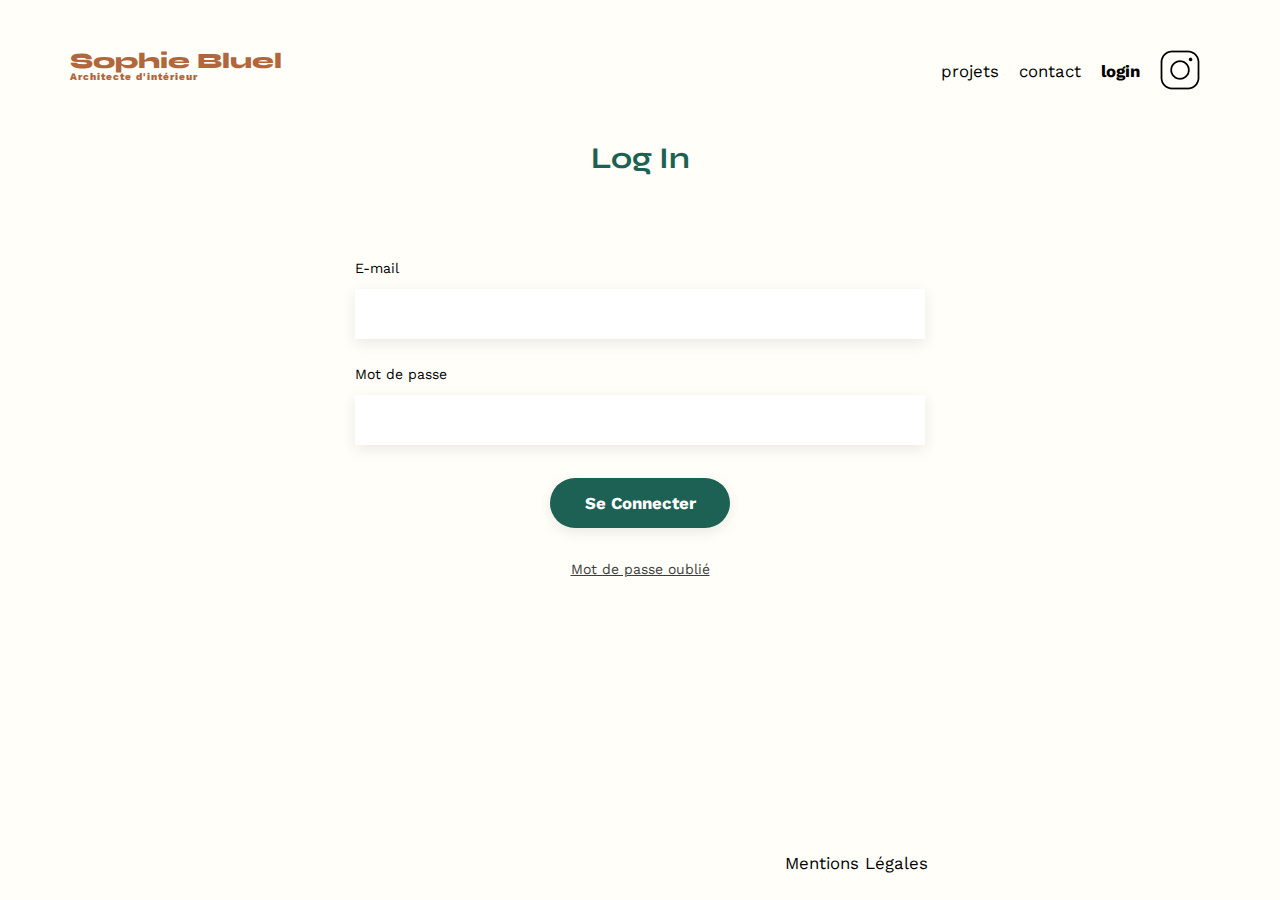
<file: FrontEnd/login.html>
<!DOCTYPE html>
<html lang="fr">
<head>
	<meta charset="UTF-8">
	<title>Sophie Bluel - Architecte d'intérieur</title>
	<meta name="viewport" content="width=device-width, initial-scale=1.0">
	<link rel="preconnect" href="https://fonts.googleapis.com">
	<link rel="preconnect" href="https://fonts.gstatic.com" crossorigin>
	<link href="https://fonts.googleapis.com/css2?family=Syne:wght@700;800&family=Work+Sans&display=swap" rel="stylesheet">
	<meta name="description" content="">
	<link rel="stylesheet" href="./assets/css/style.css">
	<script src="./assets/js/login.js" defer></script>
</head>
<body>
    <header>
        <h1>Sophie Bluel <span>Architecte d'intérieur</span></h1>
        <nav>
            <ul>
                <li><a href="./index.html">projets</a></li>
                <li>contact</li>
                <li class="strong">login</li>
                <li><img src="./assets/icons/instagram.png" alt="Instagram"></li>
            </ul>
        </nav>
    </header>
    <section id="log-in">
        <h2>Log In <br><span id="error-message" class="display-none">E-mail ou mot de passe incorrect</span></h2>
        <form id="log-in_form" method="post">
            <label for="email">E-mail</label>
            <input class="input-box" id="email" type="email">
            <label for="password">Mot de passe</label>
            <input class="input-box" id="password" type="password">
            <input type="submit" action="" value="Se Connecter" id="submit-button">
            <a href="#">Mot de passe oublié</a>
        </form>
    </section>
    <footer class="footer-absolute">
        <nav>
            <ul>
                <li>Mentions Légales</li>
            </ul>
        </nav>
    </footer>
</body>
</html>
</file>
<file: FrontEnd/assets/css/style.css>
/* http://meyerweb.com/eric/tools/css/reset/
   v2.0 | 20110126
   License: none (public domain)
*/

html, body, div, span, applet, object, iframe,
h1, h2, h3, h4, h5, h6, p, blockquote, pre,
a, abbr, acronym, address, big, cite, code,
del, dfn, em, img, ins, kbd, q, s, samp,
small, strike, strong, sub, sup, tt, var,
b, u, i, center,
dl, dt, dd, ol, ul, li,
fieldset, form, label, legend,
table, caption, tbody, tfoot, thead, tr, th, td,
article, aside, canvas, details, embed,
figure, figcaption, footer, header, hgroup,
menu, nav, output, ruby, section, summary,
time, mark, audio, video {
	margin: 0;
	padding: 0;
	border: 0;
	font-size: 100%;
	font: inherit;
	vertical-align: baseline;
}
/* HTML5 display-role reset for older browsers */
article, aside, details, figcaption, figure,
footer, header, hgroup, menu, nav, section {
	display: block;
}
body {
	line-height: 1;
}
ol, ul {
	list-style: none;
}
blockquote, q {
	quotes: none;
}
blockquote:before, blockquote:after,
q:before, q:after {
	content: '';
	content: none;
}
table {
	border-collapse: collapse;
	border-spacing: 0;
}
button {
	border: none;
}
/** end reset css**/
body {
	max-width: 1140px;
	margin:auto;
	font-family: 'Work Sans' ;
	font-size: 14px;
	background: #FFFEF8;
}
header {
	display: flex;
	justify-content: space-between;
	margin: 50px 0
}
section {
	margin: 50px 0
}

h1{
	display: flex;
	flex-direction: column;
	font-family: 'Syne';
	font-size: 22px;
	font-weight: 800;
	color: #B1663C
}

h1 > span {
	font-family: 'Work Sans';
	font-size:10px;
	letter-spacing: 0.1em;
;
}

h2{
	font-family: 'Syne';
	font-weight: 700;
	font-size: 30px;
	color: #1D6154
}
nav ul {
	display: flex;
	align-items: center;
	list-style-type: none;

}
nav li {
	padding: 0 10px;
	font-size: 1.2em;
	cursor: pointer;
}
nav .strong {
	font-weight: 700;
}
nav li a {
	text-decoration: none;
	color: inherit;
}
li:hover {
	color: #B1663C;
}
#introduction {
	display: flex;
	align-items: center;
}
#introduction figure {
	flex: 1
}
#introduction img {
	display: block;
	margin: auto;
	width: 80%;
}

#introduction article {
	flex: 1
}
#introduction h2 {
	margin-bottom: 1em;
}

#introduction p {
	margin-bottom: 0.5em;
}
#portfolio h2 {
	text-align: center;
	margin-bottom: 1em;
}
.gallery {
	width: 100%;
	display: grid;
	grid-template-columns: 1fr 1fr 1fr;
	grid-column-gap: 20px;
	grid-row-gap: 20px;
}
/* Début de ma participation au CSS */
#filtres {
	display: flex;
	flex-direction: row;
	justify-content: center;
	gap: 10px;
	margin-bottom: 30px;
}
#filtres button {
	font-family: 'Syne';
	padding: 10px 15px;
	color: #1D6154;
	background-color: transparent;
	border: 1px solid #1D6154;
	border-radius: 30px;
	cursor: pointer;
	user-select: none;
	transition: all 0.3s ease-out;
}
#filtres button:hover {
	background-color: #1D6154;
	color: white;
}
.footer-absolute {
	position: absolute;
	bottom: 0;
	width: 70%;
}
/*ajout de la classe aux boutons*/
#filtres .button-highlight {
	background-color: #1D6154;
	color: white;
	pointer-events: none;
}
.display-none {
	display: none;
}
/*message d'erreur sur la login page */
#error-message {
	display: inline-block;
	font-family: 'Work Sans';
	font-size: 18px;
	font-weight: 700;
	color: red;
	transform: translateY(0);
	opacity: 0;
}
.message-appear {
	animation: messageAppear 0.3s ease-out forwards;
}
@keyframes messageAppear {
	from {
		transform: translateY(0);
		opacity: 0;
	}
	to {
		transform: translateY(40px);
		opacity: 1;
	}
}
.box-wrong {
	animation: boxWrong 0.3s linear forwards;
	transition: all 0.3s linear;
}
@keyframes boxWrong {
	0% {
		transform: translateX(0);
		color: red;
	}
	20% {
		transform: translateX(-10px);
	}
	40% {
		transform: translateX(10px);
	}
	60% {
		transform: translateX(-10px);
	}
	80% {
		transform: translateX(10px);
	}
	100% {
		transform: translateX(0px);
		color: red;
	}
}

/* Place à la modale */
.modal-button {
	position: absolute;
	display: none;
	transform: translateX(50px);
}
.modal-button__link {
	text-decoration: none;
	color: black;
	font-family: 'Work Sans';
	font-weight: 100;
	font-size: 18px;
}
.modal-button__link:hover {
	text-decoration: underline;
	text-underline-offset: 3px;
}

.modal-container {
	visibility: hidden;
	position: fixed;
	z-index: 2;
	top: 0;
	left: 0;
	height: 100vh;
	width: 100vw;
	background: rgba(0, 0, 0, 0.3);
}
.modal-container__back {
	position: absolute;
	z-index: 0;
	height: 100%;
	width: 100%;
}
#modal {
	display: flex;
	flex-direction: row;
	justify-content: flex-start;
	align-items: center;
	position: relative;
	margin: auto;
	z-index: 3;
	margin-top: 80px;
	height: 70%;
	min-height: 400px;
	width: 600px;
	background: white;
	border-radius: 10px;
	overflow: hidden;
}
#modal h2 {
	font-family: 'Work Sans';
	color: #000;
}
.modal__cross {
	display: block;
	position: absolute;
	z-index: 4;
	height: 30px;
	width: 30px;
	top: 10px;
	right: 10px;
	cursor: pointer;
	transition: scale 0.2s ease-out;
}
.modal__cross:hover {
	scale: 1.2;
}
/* Première partie de la modale */
#modal__pics-section {
	display: flex;
	flex-direction: column;
	justify-content: space-between;
	align-items: center;
	position: absolute;
	box-sizing: border-box;
	padding: 60px 100px 45px 100px;
	height: 100%;
	width: 600px;
	transition: transform 0.3s ease-out;
}
.modal-move-left {
	transform: translateX(-600px);
}
#modal__image-container {
	display: flex;
	flex-wrap: wrap;
	margin-top: 20px;
	gap: 17px;
	justify-content: flex-start;
	align-items: flex-start;
	padding-left: 20px;
	overflow: auto;
	height: 400px;
}
.modal__image-wrapper {
	position: relative;
	height: 25%;
}
.modal__delete-button {
	position: absolute;
	background: black;
	border-radius: 2px;
	height: 20px;
	width: 20px;
	top: 3px;
	right: 3px;
	cursor: pointer;
	transition: scale 0.2s ease-out;
}
.modal__delete-button:hover {
	scale: 1.2;
}
.modal__delete-button svg {
	scale: 1.3;
	position: absolute;
	top: 5px;
	left: 5px;
}
#modal__image-container img {
	height: 100%;
	object-fit: contain;
}
.modal__separator {
	width: 100%;
	height: 2px;
	background: #B3B3B3;
}
.modal__addpic-button {
	display: flex;
	align-items: center;
	justify-content: center;
	font-family: 'Syne';
	font-weight: 700;
	color: white;
	background-color: #1D6154;
	width: 180px;
	padding: 18px 10px 18px 10px;
	margin : auto ;
	border-radius: 60px ;
	cursor: pointer;
}
/* Deuxième partie de la modale */
#modal__addpic-section {
	display: flex;
	flex-direction: column;
	align-items: center;
	position: absolute;
	box-sizing: border-box;
	padding: 60px 100px 45px 100px;
	height: 100%;
	width: 600px;
	left: 600px;
	top: 0;
}
.modal__arrow-back {
	position: absolute;
	scale: 0.8;
	top: 10px;
	left: 10px;
	transition: scale 0.2s ease-out;
}
.modal__arrow-back:hover {
	scale: 1;
}
.form-add-work {
box-sizing: border-box;
width: 100%;
display: flex;
flex-direction: column;
justify-content: space-between;
align-items: flex-start;
}
.form-pic-section {
	position: relative;
	display: flex;
	flex-direction: column;
	justify-content: center;
	align-items: center;
	gap: 10px;
	height: 170px;
	width: 100%;
	background: #E8F1F6;
	margin: 30px 0 20px 0;
}
#chosen-pic {
	position: absolute;
	height: 100%;
}
#choose-pic {
	position: absolute;
	height: 100%;
	width: 100%;
	appearance: none;
	opacity: 0;
}
.input-file-label {
	position: relative;
	display: flex;
	flex-direction: column;
	justify-content: center;
	align-items: center;
	width: 180px;
	padding: 10px 0;
	border-radius: 50px;
	background: #CBD6DC;
	color: #306685;
	font-weight: 700;
}
.input-label-hidden {
	position: absolute;
	opacity: 0;
	z-index: 6;
	top: 0;
	left: 0;
	height: 100%;
	width: 100%;
}
.form-add-work input, .form-add-work select {
	appearance: none;
	position: relative;
	width: 100%;
	padding: 15px;
	margin: 10px 0 20px 0;
	box-shadow: 0px 4px 14px rgba(0, 0, 0, 0.09);
	box-sizing: border-box;
	border: none;
	font-family: 'Work Sans';
	font-size: 16px;
}
.svg-container {
	position: relative;
	width: 100%;
}
.select-svg {
	position: absolute;
	z-index: 5;
	bottom: 35px;
	right: 15px;
}




.gallery img {
	width: 100%;
}
#contact, #log-in {
	width: 50%;
	margin: auto;
}
#log-in a {
	margin: auto;
	color: #3D3D3D;
}
#contact, #log-in > * {
	text-align: center;

}
#contact h2, #log-in h2{
	margin-bottom: 20px;
}
#contact form, #log-in form {
	text-align: left;
	margin-top:30px;
	display: flex;
	flex-direction: column;
}

#contact input, #log-in input {
	height: 50px;
	font-family: 'Work Sans';
	font-size: 1.2em;
	border: none;
	padding: 0 15px;
	box-shadow: 0px 4px 14px rgba(0, 0, 0, 0.09);
}
#contact label, #log-in label {
	margin: 2em 0 1em 0;
}
#contact textarea {
	border: none;
	padding: 15px;
	box-shadow: 0px 4px 14px rgba(0, 0, 0, 0.09);
}
input[type="submit"] {
	font-family: 'Syne';
	font-weight: 700;
	color: white;
	background-color: #1D6154;
	margin : 2em auto ;
	width: 180px;
	text-align: center;
	border-radius: 60px ;
	cursor: pointer;
}
input[type="submit"]:hover{
	background-color: #0E2F28;
}
input[type="submit"]:disabled {
	background: #A7A7A7;
	cursor: default;
}

footer nav ul {
	display: flex;
	justify-content: flex-end;
	margin: 2em
}
</file>
